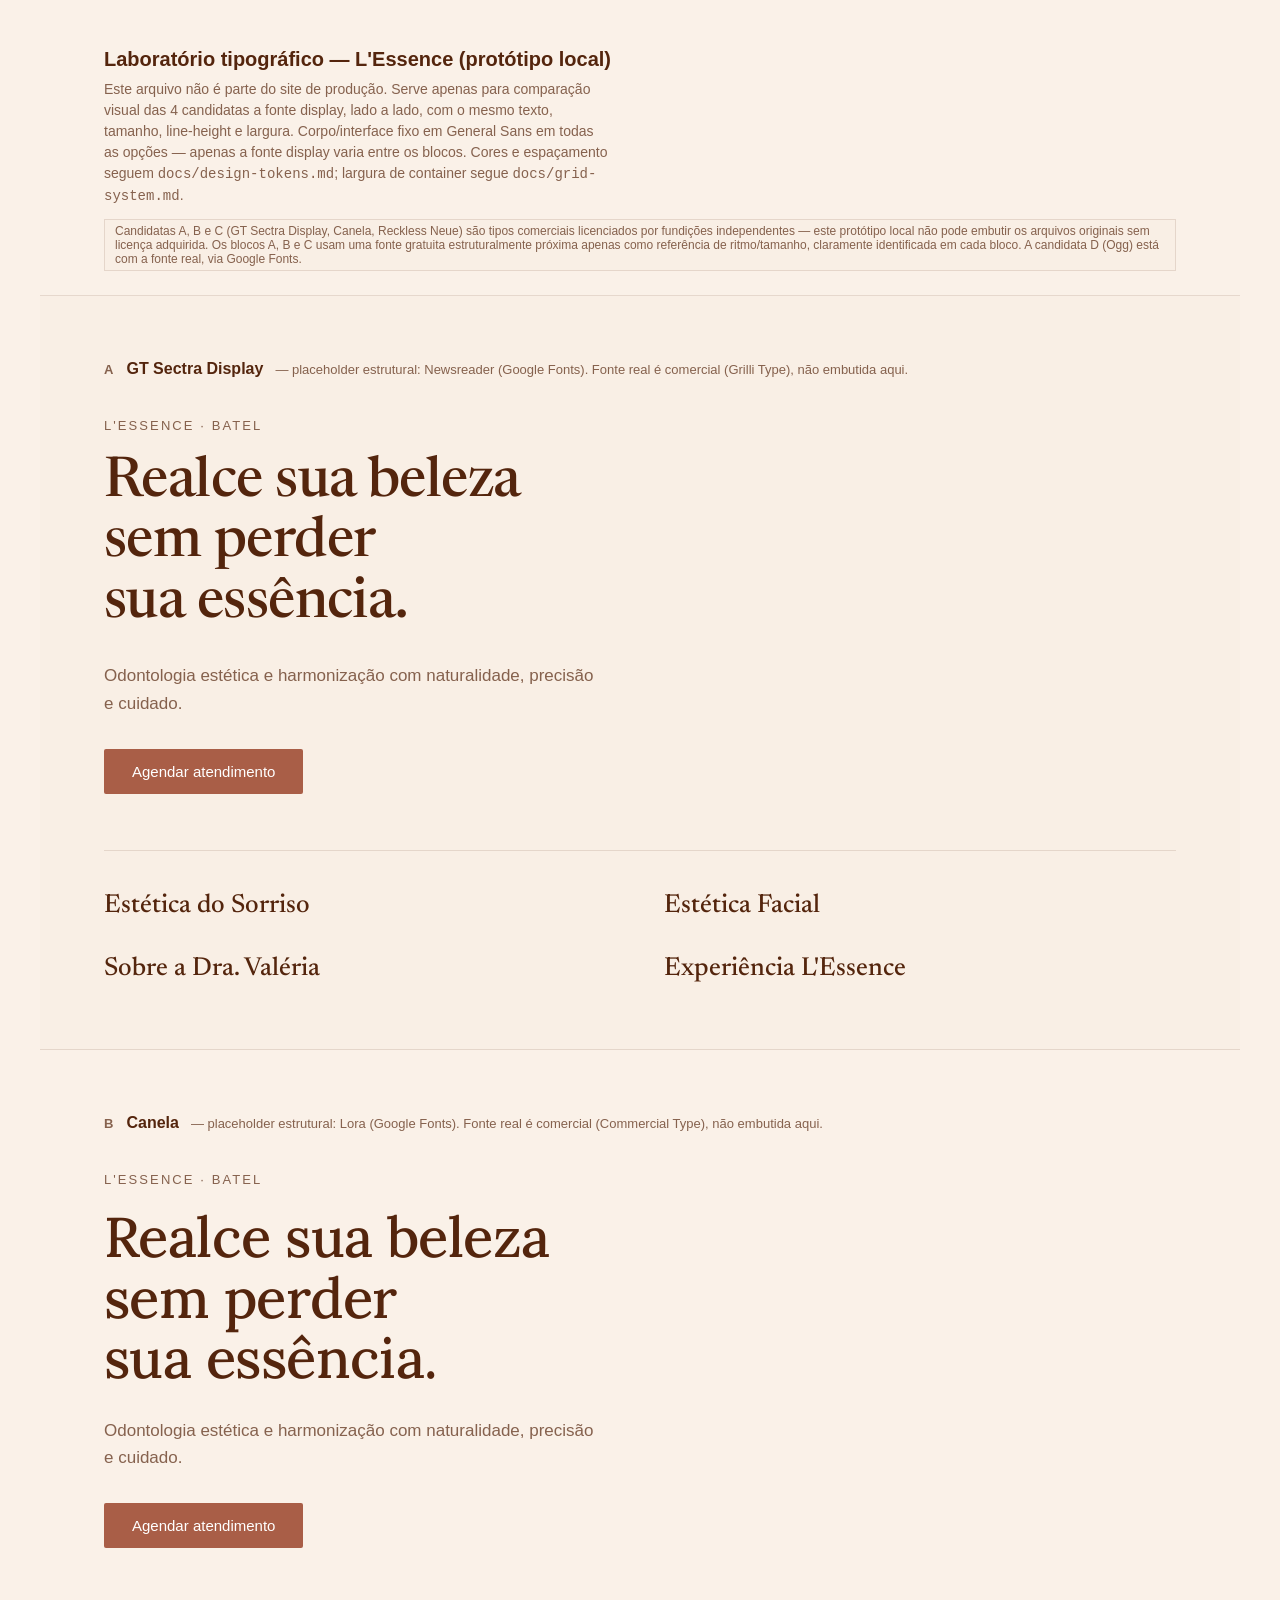
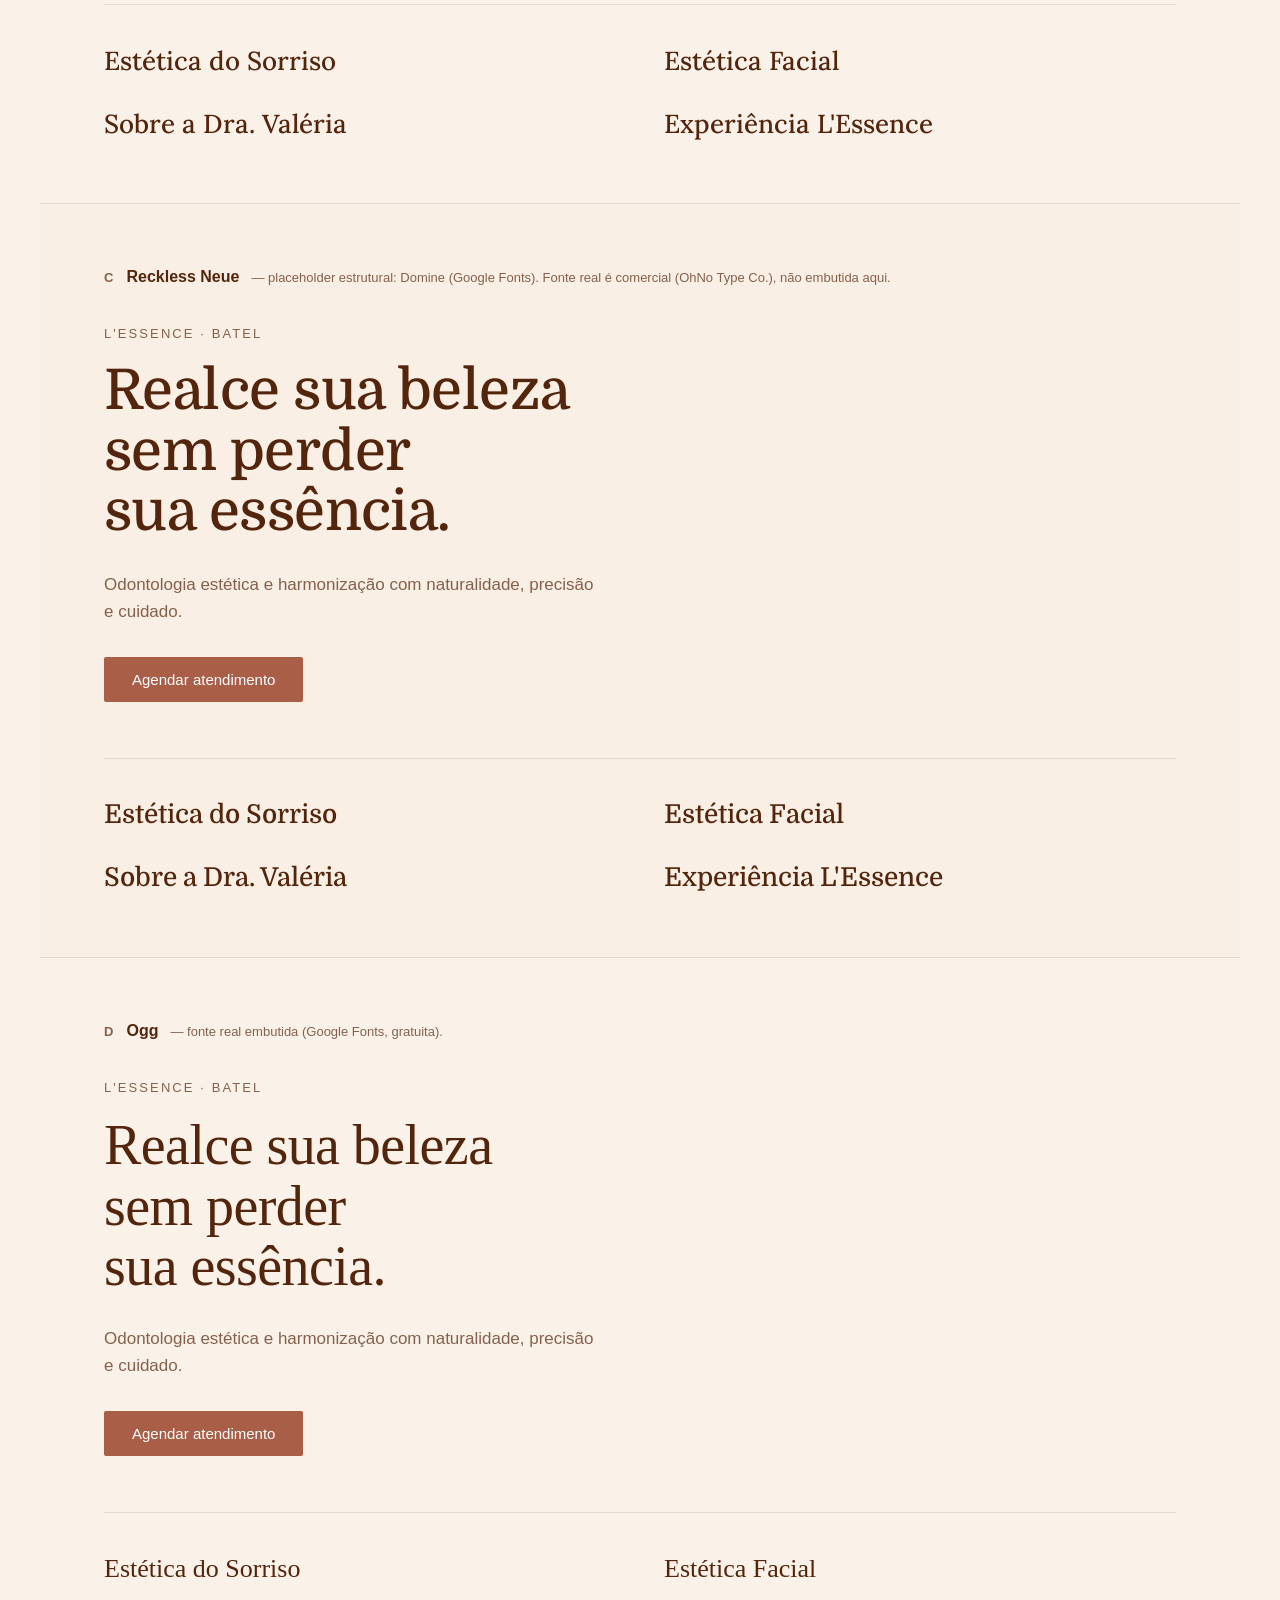
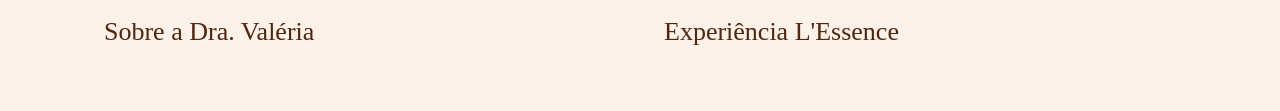
<file: prototype/typography-lab.html>
<!DOCTYPE html>
<html lang="pt-BR">
<head>
<meta charset="UTF-8">
<meta name="viewport" content="width=device-width, initial-scale=1.0">
<title>L'Essence — Laboratório tipográfico (protótipo local, não é o site)</title>

<!-- Fontshare: General Sans (corpo/interface, fixo em todas as opções) -->
<link rel="stylesheet" href="https://api.fontshare.com/v2/css?f[]=general-sans@400,500,600&display=swap">

<!-- Google Fonts: Ogg (candidata D — embed real e gratuito) -->
<link rel="preconnect" href="https://fonts.googleapis.com">
<link rel="preconnect" href="https://fonts.gstatic.com" crossorigin>
<link href="https://fonts.googleapis.com/css2?family=Ogg:wght@400;500&family=Newsreader:opsz,wght@6..72,400;6..72,500&family=Lora:wght@400;500&family=Domine:wght@400;600&display=swap" rel="stylesheet">

<style>
  :root {
    /* === tokens de docs/design-tokens.md === */
    --bg-base: #FAF1E8;
    --bg-base-alt: #F9EFE5;
    --text-primary: #54250D;
    --text-secondary: rgba(84, 37, 13, 0.70);
    --border-hairline: rgba(84, 37, 13, 0.12);
    --cta-primary-bg: #A95E47;
    --cta-primary-hover: #9C553E;
    --cta-primary-text: #FFFFFF;
    --radius-sharp: 0px;
    --radius-soft: 2px;
    --line-hairline: 1px;

    /* === grid de docs/grid-system.md === */
    --container-max: 1200px;
    --margin-lateral: 64px;

    /* === corpo/interface fixo (General Sans) === */
    --font-body: 'General Sans', -apple-system, sans-serif;
  }

  * { box-sizing: border-box; }

  body {
    margin: 0;
    background: var(--bg-base);
    color: var(--text-primary);
    font-family: var(--font-body);
  }

  .lab-header {
    max-width: var(--container-max);
    margin: 0 auto;
    padding: 48px var(--margin-lateral) 24px;
    border-bottom: var(--line-hairline) solid var(--border-hairline);
  }

  .lab-header h1 {
    font-family: var(--font-body);
    font-weight: 600;
    font-size: 20px;
    margin: 0 0 8px;
  }

  .lab-header p {
    font-family: var(--font-body);
    font-weight: 400;
    font-size: 14px;
    color: var(--text-secondary);
    max-width: 65ch;
    margin: 0;
    line-height: 1.5;
  }

  .disclaimer {
    display: inline-block;
    margin-top: 12px;
    padding: 4px 10px;
    background: var(--bg-base-alt);
    border: var(--line-hairline) solid var(--border-hairline);
    border-radius: var(--radius-sharp);
    font-size: 12px;
    color: var(--text-secondary);
  }

  /* ===== bloco de especime (mesma estrutura para as 4 candidatas) ===== */
  .specimen {
    max-width: var(--container-max);
    margin: 0 auto;
    padding: 64px var(--margin-lateral);
    border-bottom: var(--line-hairline) solid var(--border-hairline);
  }

  .specimen:nth-child(even) {
    background: var(--bg-base-alt);
  }

  .specimen__label {
    display: flex;
    align-items: baseline;
    gap: 12px;
    margin-bottom: 40px;
  }

  .specimen__index {
    font-family: var(--font-body);
    font-weight: 600;
    font-size: 13px;
    letter-spacing: 0.08em;
    color: var(--text-secondary);
  }

  .specimen__name {
    font-family: var(--font-body);
    font-weight: 600;
    font-size: 16px;
  }

  .specimen__meta {
    font-family: var(--font-body);
    font-weight: 400;
    font-size: 13px;
    color: var(--text-secondary);
  }

  .specimen__body {
    max-width: 720px;
  }

  .eyebrow {
    font-family: var(--font-body);
    font-weight: 500;
    font-size: 13px;
    letter-spacing: 0.16em;
    text-transform: uppercase;
    color: var(--text-secondary);
    margin: 0 0 20px;
  }

  .headline {
    font-family: var(--font-display, serif);
    font-weight: 500;
    font-size: 56px;
    line-height: 1.08;
    letter-spacing: -0.01em;
    margin: 0 0 28px;
  }

  .subtext {
    font-family: var(--font-body);
    font-weight: 400;
    font-size: 17px;
    line-height: 1.6;
    color: var(--text-secondary);
    max-width: 52ch;
    margin: 0 0 32px;
  }

  .cta-button {
    display: inline-block;
    font-family: var(--font-body);
    font-weight: 500;
    font-size: 15px;
    color: var(--cta-primary-text);
    background: var(--cta-primary-bg);
    border: none;
    border-radius: var(--radius-soft);
    padding: 14px 28px;
    cursor: default;
  }

  .section-samples {
    margin-top: 56px;
    padding-top: 40px;
    border-top: var(--line-hairline) solid var(--border-hairline);
    display: grid;
    grid-template-columns: 1fr 1fr;
    gap: 32px 48px;
  }

  .section-samples h2 {
    font-family: var(--font-display, serif);
    font-weight: 500;
    font-size: 26px;
    line-height: 1.2;
    margin: 0;
  }

  @media (max-width: 768px) {
    .lab-header, .specimen { padding-left: 24px; padding-right: 24px; }
    .headline { font-size: 38px; }
    .section-samples { grid-template-columns: 1fr; gap: 20px; }
  }
</style>
</head>
<body>

  <header class="lab-header">
    <h1>Laboratório tipográfico — L'Essence (protótipo local)</h1>
    <p>Este arquivo não é parte do site de produção. Serve apenas para comparação visual das 4 candidatas a fonte display, lado a lado, com o mesmo texto, tamanho, line-height e largura. Corpo/interface fixo em General Sans em todas as opções — apenas a fonte display varia entre os blocos. Cores e espaçamento seguem <code>docs/design-tokens.md</code>; largura de container segue <code>docs/grid-system.md</code>.</p>
    <span class="disclaimer">Candidatas A, B e C (GT Sectra Display, Canela, Reckless Neue) são tipos comerciais licenciados por fundições independentes — este protótipo local não pode embutir os arquivos originais sem licença adquirida. Os blocos A, B e C usam uma fonte gratuita estruturalmente próxima apenas como referência de ritmo/tamanho, claramente identificada em cada bloco. A candidata D (Ogg) está com a fonte real, via Google Fonts.</span>
  </header>

  <!-- ============ CANDIDATA A — GT Sectra Display ============ -->
  <section class="specimen" style="--font-display: 'Newsreader', serif;">
    <div class="specimen__label">
      <span class="specimen__index">A</span>
      <span class="specimen__name">GT Sectra Display</span>
      <span class="specimen__meta">— placeholder estrutural: Newsreader (Google Fonts). Fonte real é comercial (Grilli Type), não embutida aqui.</span>
    </div>
    <div class="specimen__body">
      <p class="eyebrow">L'ESSENCE · BATEL</p>
      <h2 class="headline">Realce sua beleza<br>sem perder<br>sua essência.</h2>
      <p class="subtext">Odontologia estética e harmonização com naturalidade, precisão e cuidado.</p>
      <span class="cta-button">Agendar atendimento</span>
    </div>
    <div class="section-samples">
      <h2>Estética do Sorriso</h2>
      <h2>Estética Facial</h2>
      <h2>Sobre a Dra. Valéria</h2>
      <h2>Experiência L'Essence</h2>
    </div>
  </section>

  <!-- ============ CANDIDATA B — Canela ============ -->
  <section class="specimen" style="--font-display: 'Lora', serif;">
    <div class="specimen__label">
      <span class="specimen__index">B</span>
      <span class="specimen__name">Canela</span>
      <span class="specimen__meta">— placeholder estrutural: Lora (Google Fonts). Fonte real é comercial (Commercial Type), não embutida aqui.</span>
    </div>
    <div class="specimen__body">
      <p class="eyebrow">L'ESSENCE · BATEL</p>
      <h2 class="headline">Realce sua beleza<br>sem perder<br>sua essência.</h2>
      <p class="subtext">Odontologia estética e harmonização com naturalidade, precisão e cuidado.</p>
      <span class="cta-button">Agendar atendimento</span>
    </div>
    <div class="section-samples">
      <h2>Estética do Sorriso</h2>
      <h2>Estética Facial</h2>
      <h2>Sobre a Dra. Valéria</h2>
      <h2>Experiência L'Essence</h2>
    </div>
  </section>

  <!-- ============ CANDIDATA C — Reckless Neue ============ -->
  <section class="specimen" style="--font-display: 'Domine', serif;">
    <div class="specimen__label">
      <span class="specimen__index">C</span>
      <span class="specimen__name">Reckless Neue</span>
      <span class="specimen__meta">— placeholder estrutural: Domine (Google Fonts). Fonte real é comercial (OhNo Type Co.), não embutida aqui.</span>
    </div>
    <div class="specimen__body">
      <p class="eyebrow">L'ESSENCE · BATEL</p>
      <h2 class="headline">Realce sua beleza<br>sem perder<br>sua essência.</h2>
      <p class="subtext">Odontologia estética e harmonização com naturalidade, precisão e cuidado.</p>
      <span class="cta-button">Agendar atendimento</span>
    </div>
    <div class="section-samples">
      <h2>Estética do Sorriso</h2>
      <h2>Estética Facial</h2>
      <h2>Sobre a Dra. Valéria</h2>
      <h2>Experiência L'Essence</h2>
    </div>
  </section>

  <!-- ============ CANDIDATA D — Ogg ============ -->
  <section class="specimen" style="--font-display: 'Ogg', serif;">
    <div class="specimen__label">
      <span class="specimen__index">D</span>
      <span class="specimen__name">Ogg</span>
      <span class="specimen__meta">— fonte real embutida (Google Fonts, gratuita).</span>
    </div>
    <div class="specimen__body">
      <p class="eyebrow">L'ESSENCE · BATEL</p>
      <h2 class="headline">Realce sua beleza<br>sem perder<br>sua essência.</h2>
      <p class="subtext">Odontologia estética e harmonização com naturalidade, precisão e cuidado.</p>
      <span class="cta-button">Agendar atendimento</span>
    </div>
    <div class="section-samples">
      <h2>Estética do Sorriso</h2>
      <h2>Estética Facial</h2>
      <h2>Sobre a Dra. Valéria</h2>
      <h2>Experiência L'Essence</h2>
    </div>
  </section>

</body>
</html>
</file>
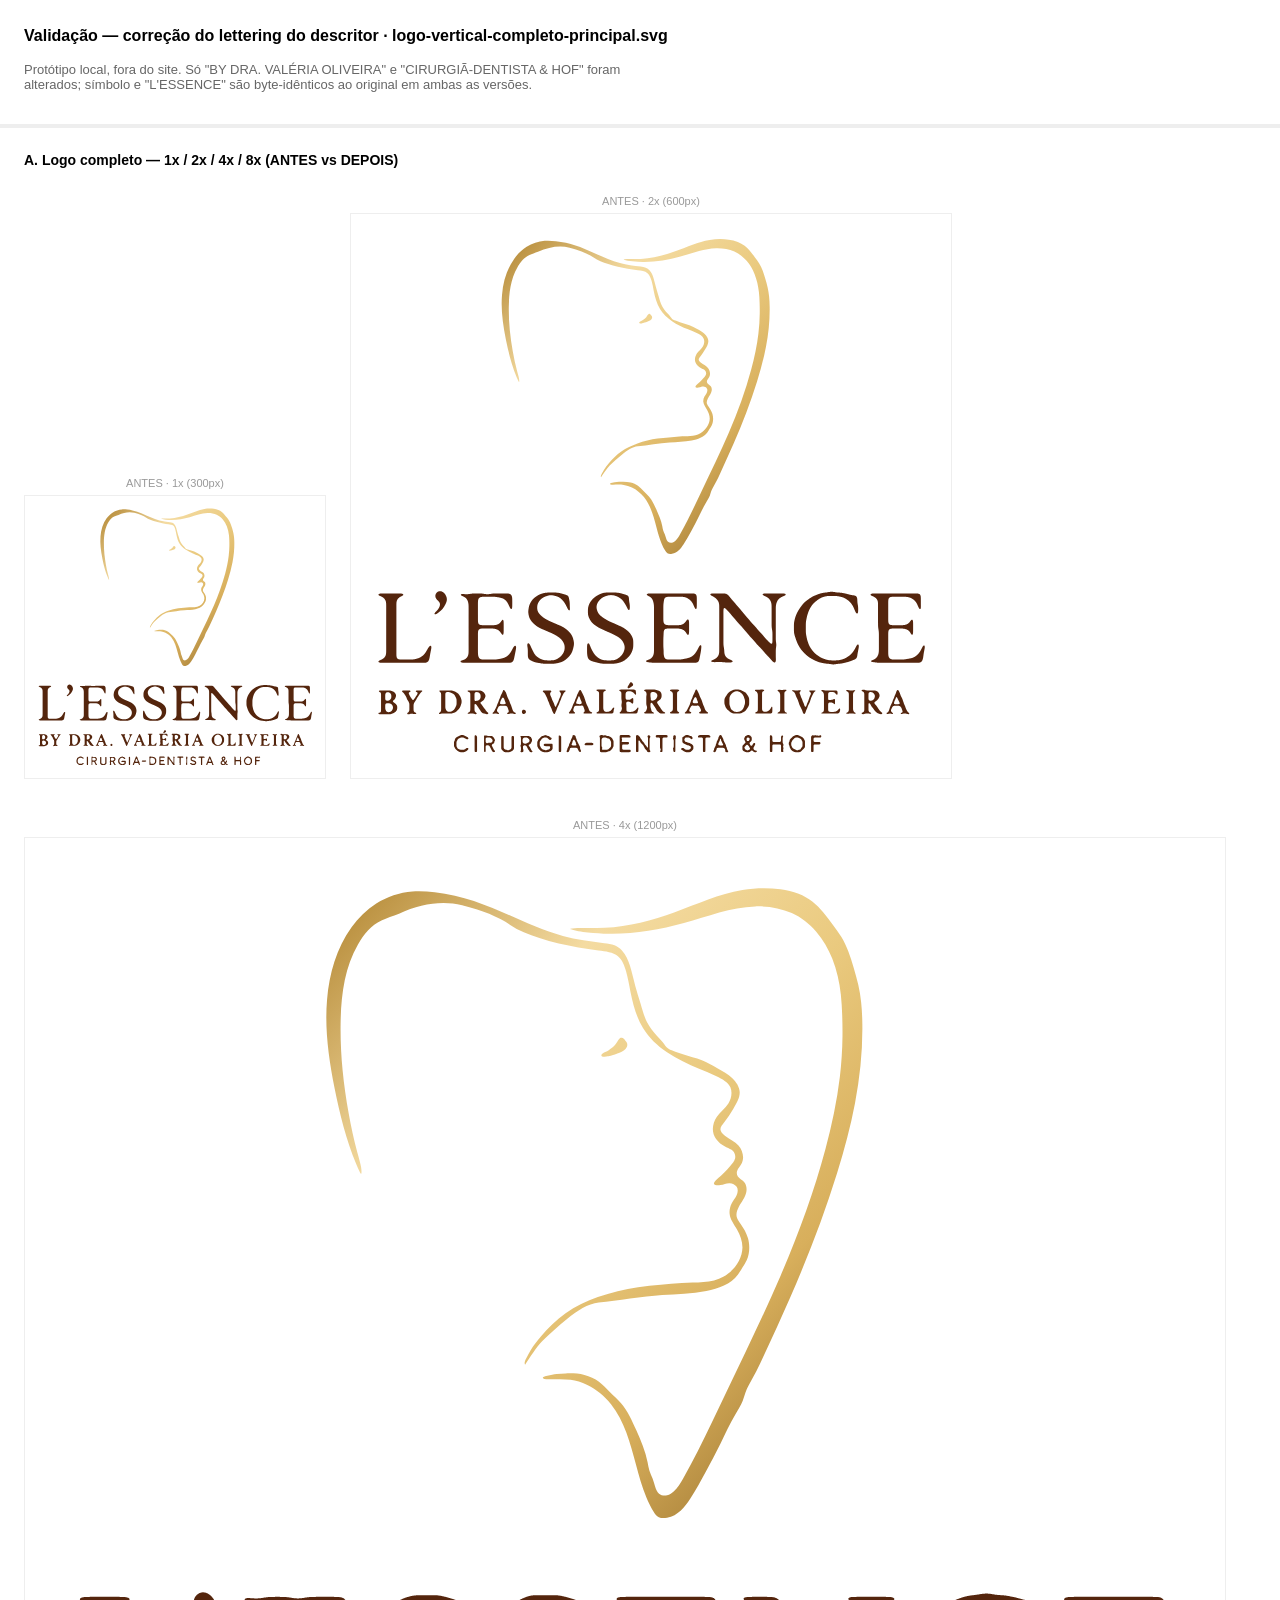
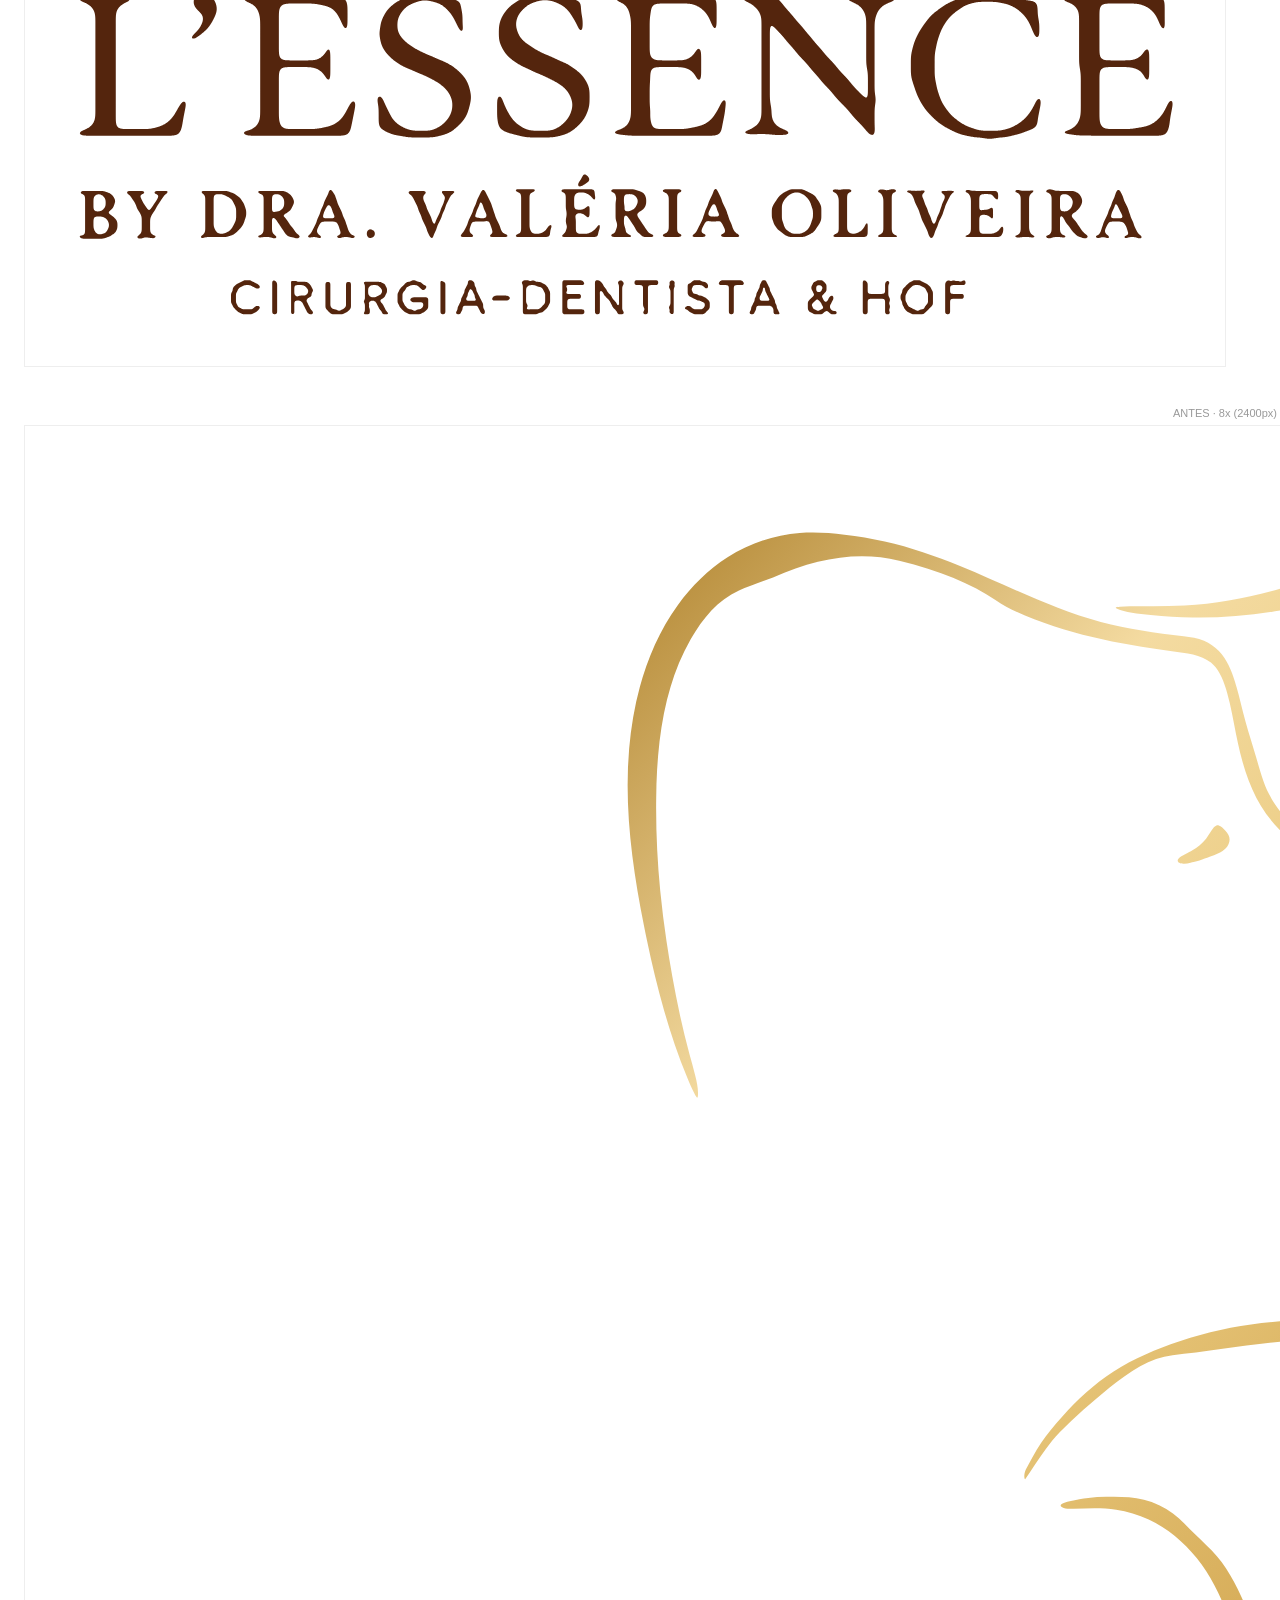
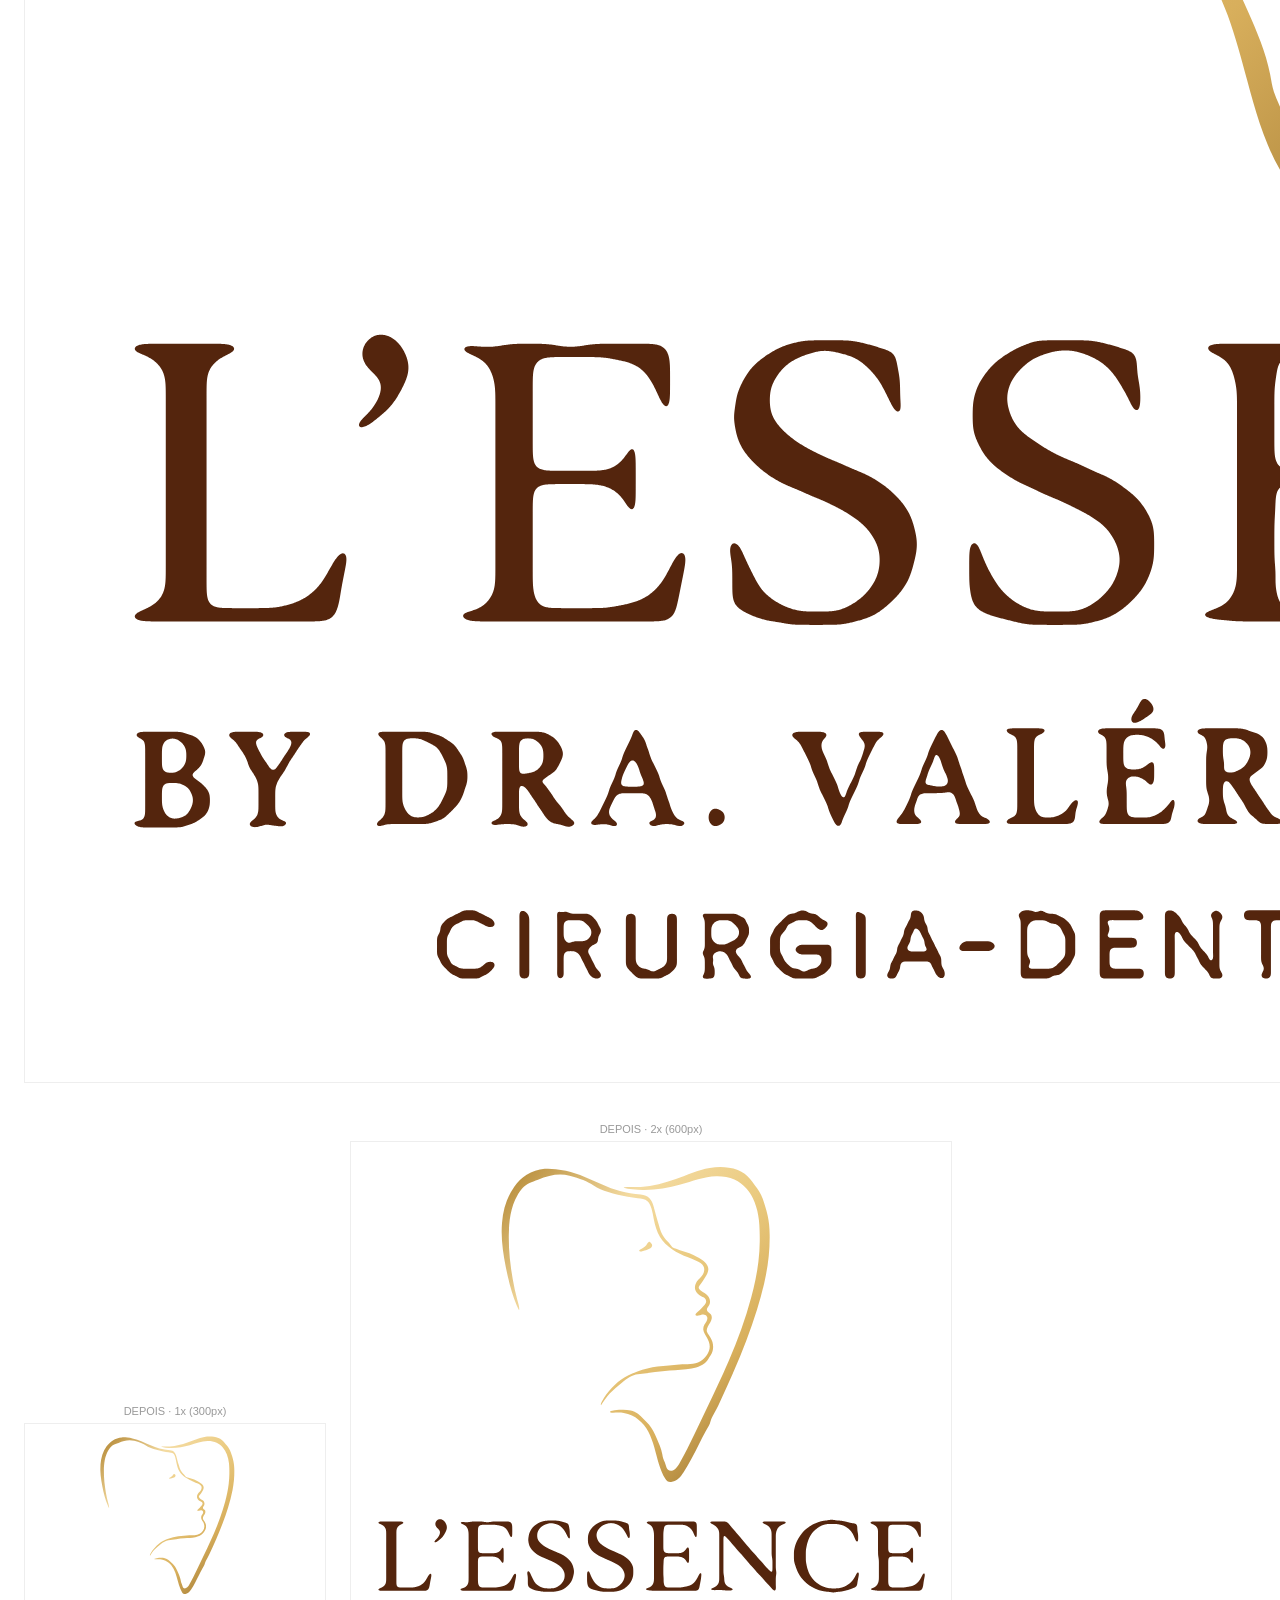
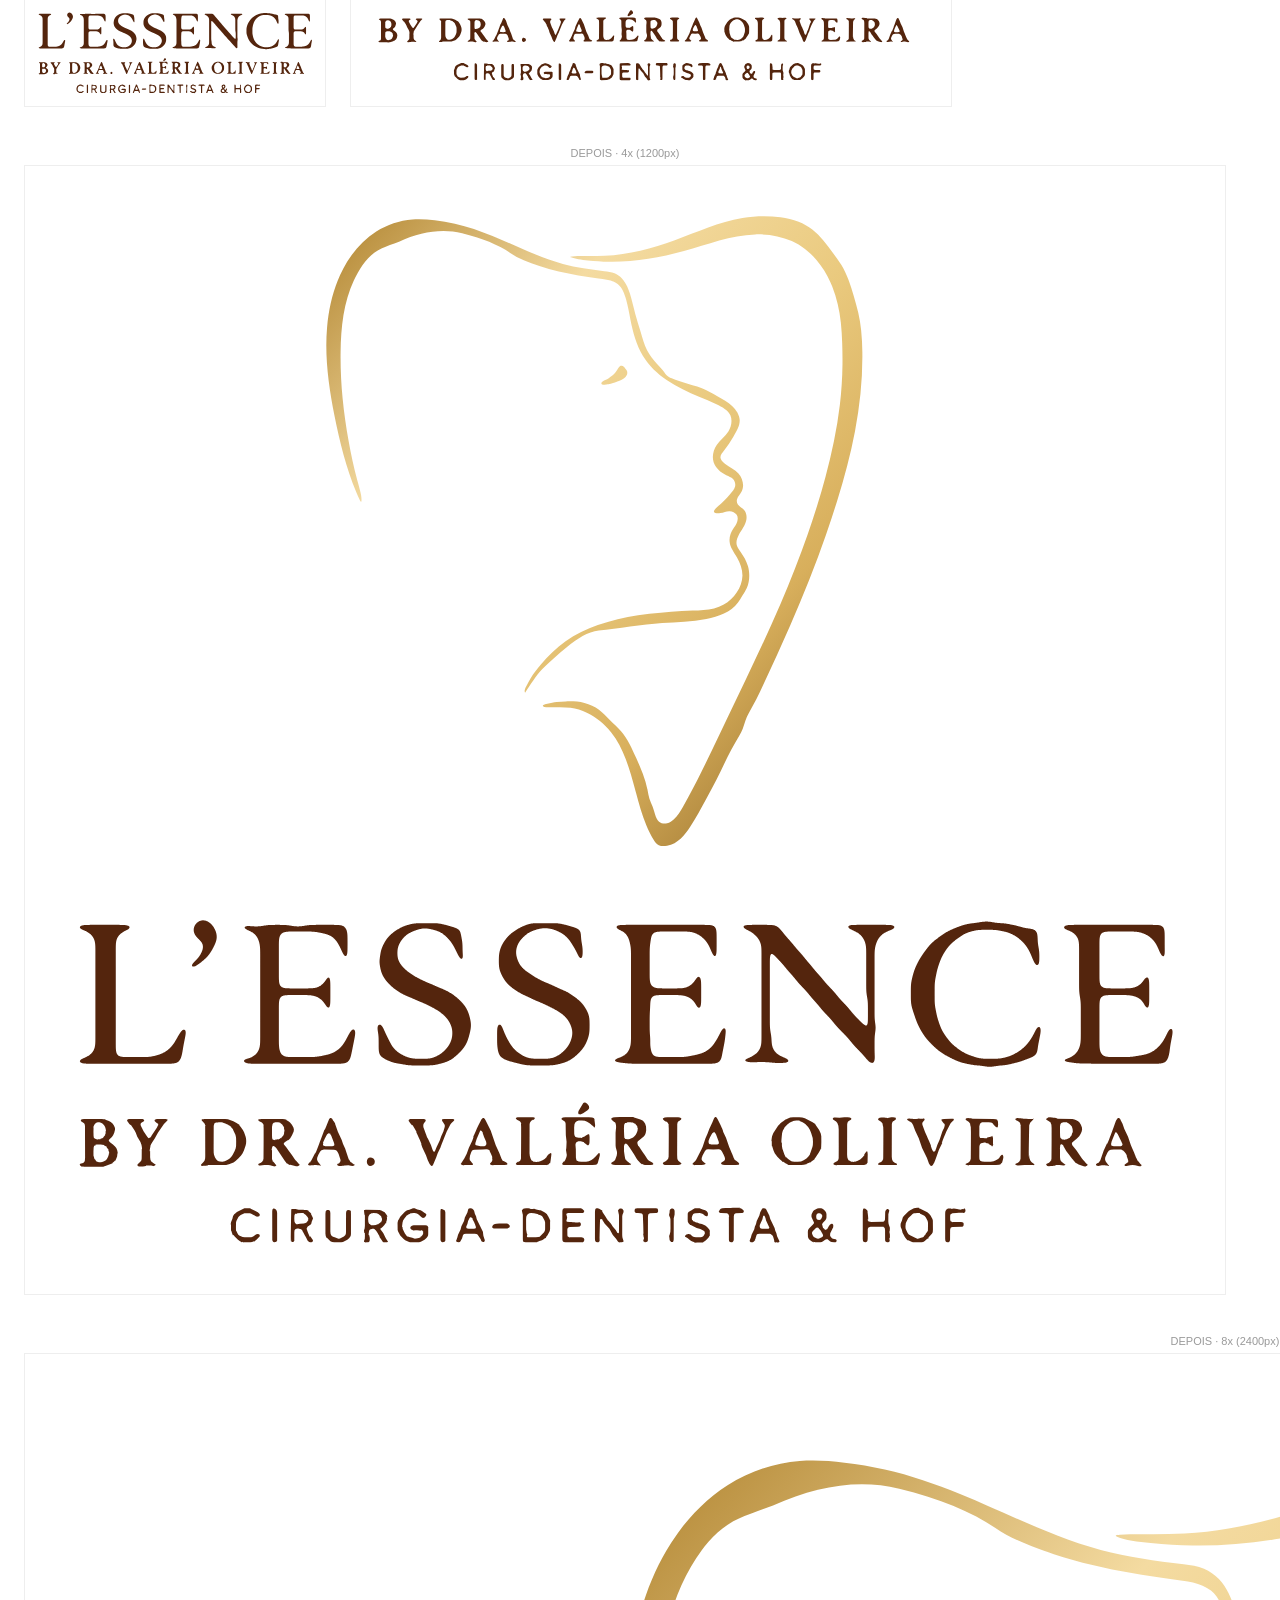
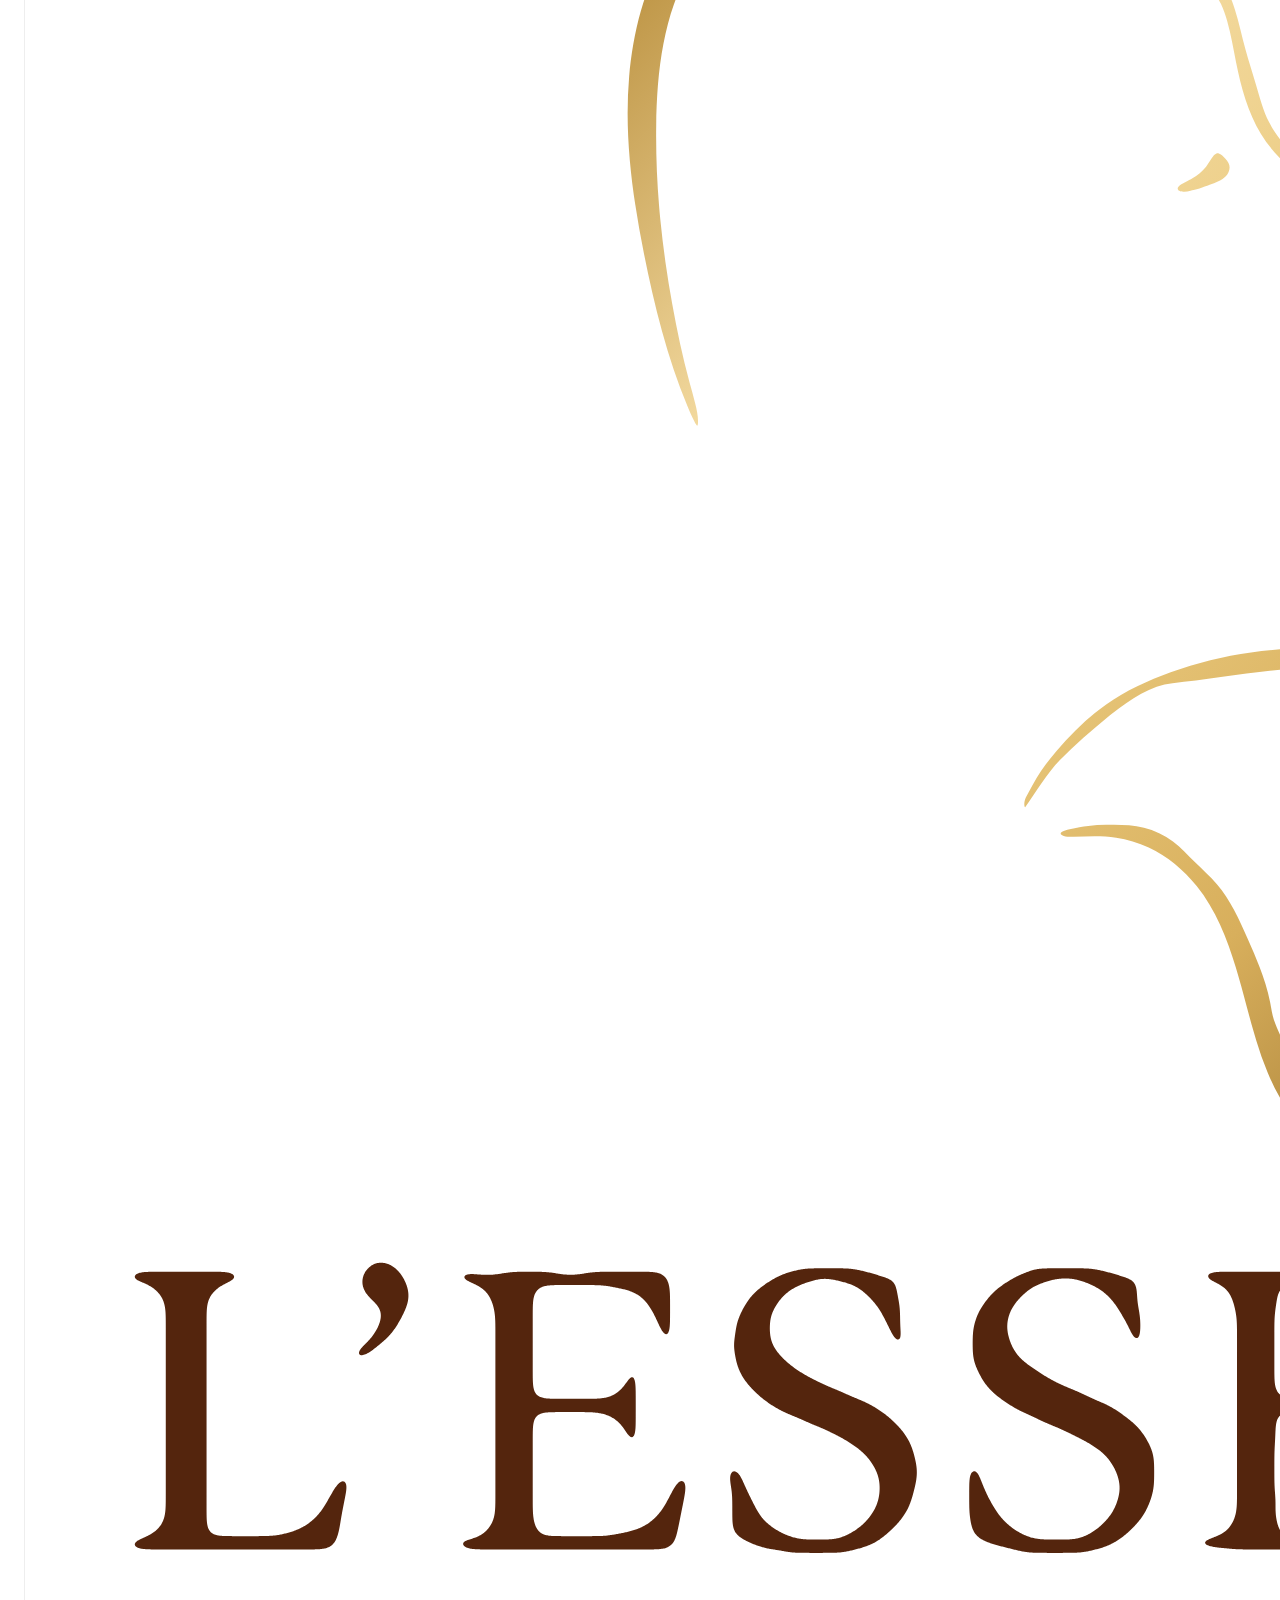
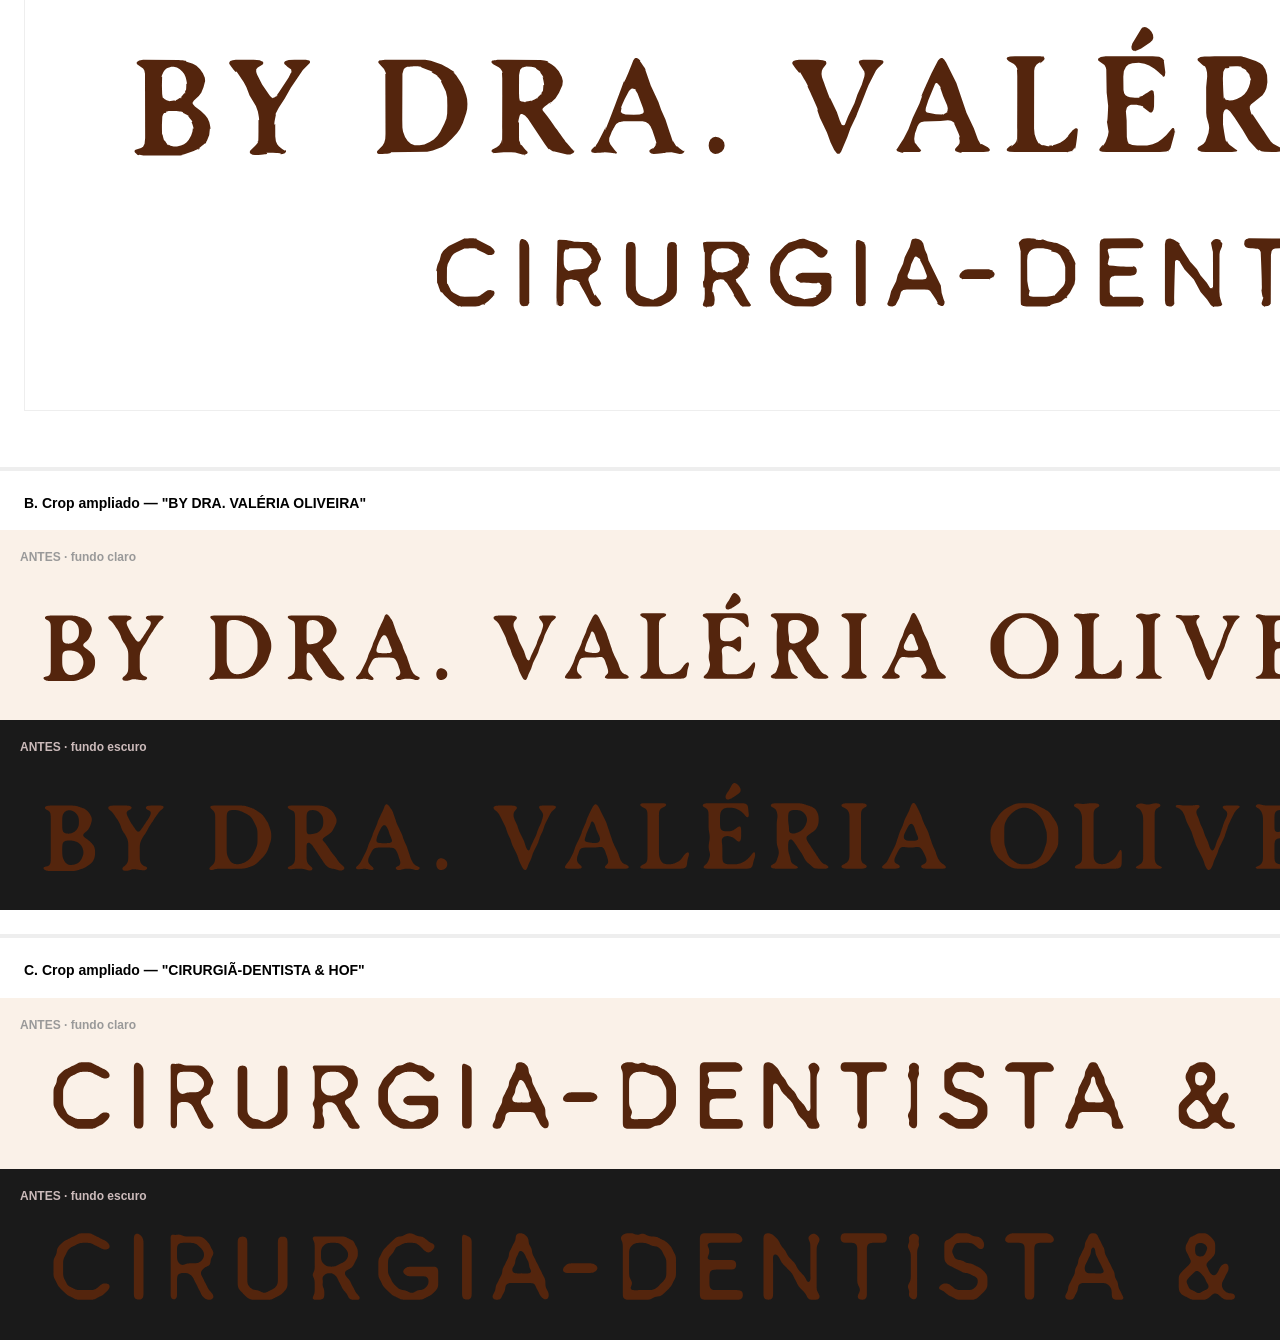
<file: prototype/logo-lettering-fix/comparison.html>
<!doctype html>
<html lang="pt-BR">
<head>
<meta charset="UTF-8">
<title>Validação — correção do lettering do descritor (protótipo, não é o site)</title>
<style>
  body { margin: 0; font-family: -apple-system, sans-serif; background: #fff; }
  h1 { font-size: 16px; padding: 16px 24px 4px; }
  h2.section { font-size: 14px; padding: 24px 24px 8px; border-top: 4px solid #eee; margin-top: 24px; }
  p.note { font-size: 13px; color: #666; padding: 0 24px 8px; max-width: 90ch; }

  .zoomrow { display: flex; gap: 24px; padding: 8px 24px 32px; overflow-x: auto; align-items: flex-end; }
  .zoomcell { text-align: center; flex-shrink: 0; }
  .zoomcell span { display: block; font-size: 11px; color: #999; margin-bottom: 6px; }
  .zoomcell img { display: block; border: 1px solid #eee; }

  .cropwrap { display: flex; }
  .croppanel { padding: 20px; }
  .croppanel.light { background: #FAF1E8; }
  .croppanel.dark { background: #1a1a1a; } /* neutro so para teste de contraste visual neste protótipo; a cor de marca sobre fundo escuro usa a variante branca do asset, fora de escopo aqui */
  .croppanel h3 { font-size: 12px; color: #999; margin: 0 0 10px; }
  .croppanel.dark h3 { color: #cbb; }
  object.crop { display: block; border: none; }
</style>
</head>
<body>

<h1>Validação — correção do lettering do descritor · logo-vertical-completo-principal.svg</h1>
<p class="note">Protótipo local, fora do site. Só "BY DRA. VALÉRIA OLIVEIRA" e "CIRURGIÃ-DENTISTA &amp; HOF" foram alterados; símbolo e "L'ESSENCE" são byte-idênticos ao original em ambas as versões.</p>

<h2 class="section">A. Logo completo — 1x / 2x / 4x / 8x (ANTES vs DEPOIS)</h2>
<div class="zoomrow" id="row-antes">
  <div class="zoomcell"><span>ANTES · 1x (300px)</span><img src="logo-vertical-completo-principal.ORIGINAL.svg" width="300"></div>
  <div class="zoomcell"><span>ANTES · 2x (600px)</span><img src="logo-vertical-completo-principal.ORIGINAL.svg" width="600"></div>
</div>
<div class="zoomrow" id="row-antes2">
  <div class="zoomcell"><span>ANTES · 4x (1200px)</span><img src="logo-vertical-completo-principal.ORIGINAL.svg" width="1200"></div>
</div>
<div class="zoomrow" id="row-antes3">
  <div class="zoomcell"><span>ANTES · 8x (2400px)</span><img src="logo-vertical-completo-principal.ORIGINAL.svg" width="2400"></div>
</div>

<div class="zoomrow" id="row-depois">
  <div class="zoomcell"><span>DEPOIS · 1x (300px)</span><img src="logo-vertical-completo-principal.CORRECTED.svg" width="300"></div>
  <div class="zoomcell"><span>DEPOIS · 2x (600px)</span><img src="logo-vertical-completo-principal.CORRECTED.svg" width="600"></div>
</div>
<div class="zoomrow" id="row-depois2">
  <div class="zoomcell"><span>DEPOIS · 4x (1200px)</span><img src="logo-vertical-completo-principal.CORRECTED.svg" width="1200"></div>
</div>
<div class="zoomrow" id="row-depois3">
  <div class="zoomcell"><span>DEPOIS · 8x (2400px)</span><img src="logo-vertical-completo-principal.CORRECTED.svg" width="2400"></div>
</div>

<h2 class="section">B. Crop ampliado — "BY DRA. VALÉRIA OLIVEIRA"</h2>
<div class="cropwrap">
  <div class="croppanel light"><h3>ANTES · fundo claro</h3><object class="crop" data="logo-vertical-completo-principal.ORIGINAL.svg" type="image/svg+xml" id="crop-line1-before-light" width="1500" height="126"></object></div>
  <div class="croppanel light"><h3>DEPOIS · fundo claro</h3><object class="crop" data="logo-vertical-completo-principal.CORRECTED.svg" type="image/svg+xml" id="crop-line1-after-light" width="1500" height="126"></object></div>
</div>
<div class="cropwrap">
  <div class="croppanel dark"><h3>ANTES · fundo escuro</h3><object class="crop" data="logo-vertical-completo-principal.ORIGINAL.svg" type="image/svg+xml" id="crop-line1-before-dark" width="1500" height="126"></object></div>
  <div class="croppanel dark"><h3>DEPOIS · fundo escuro</h3><object class="crop" data="logo-vertical-completo-principal.CORRECTED.svg" type="image/svg+xml" id="crop-line1-after-dark" width="1500" height="126"></object></div>
</div>

<h2 class="section">C. Crop ampliado — "CIRURGIÃ-DENTISTA &amp; HOF"</h2>
<div class="cropwrap">
  <div class="croppanel light"><h3>ANTES · fundo claro</h3><object class="crop" data="logo-vertical-completo-principal.ORIGINAL.svg" type="image/svg+xml" id="crop-line2-before-light" width="1500" height="107"></object></div>
  <div class="croppanel light"><h3>DEPOIS · fundo claro</h3><object class="crop" data="logo-vertical-completo-principal.CORRECTED.svg" type="image/svg+xml" id="crop-line2-after-light" width="1500" height="107"></object></div>
</div>
<div class="cropwrap">
  <div class="croppanel dark"><h3>ANTES · fundo escuro</h3><object class="crop" data="logo-vertical-completo-principal.ORIGINAL.svg" type="image/svg+xml" id="crop-line2-before-dark" width="1500" height="107"></object></div>
  <div class="croppanel dark"><h3>DEPOIS · fundo escuro</h3><object class="crop" data="logo-vertical-completo-principal.CORRECTED.svg" type="image/svg+xml" id="crop-line2-after-dark" width="1500" height="107"></object></div>
</div>

<script>
  // viewBox de crop calculado a partir do bbox real de cada path (coords finais, sem transform aplicado a estes paths)
  var LINE1_VB = "322.9 621.4 638.5 53.45";   // BY DRA. VALÉRIA OLIVEIRA
  var LINE2_VB = "411 685 447.9 31.9";        // CIRURGIÃ-DENTISTA & HOF

  function applyViewBox(objId, viewBox) {
    var obj = document.getElementById(objId);
    obj.addEventListener('load', function () {
      var svg = obj.contentDocument.querySelector('svg');
      if (svg) svg.setAttribute('viewBox', viewBox);
    });
  }

  ['crop-line1-before-light', 'crop-line1-after-light', 'crop-line1-before-dark', 'crop-line1-after-dark']
    .forEach(function (id) { applyViewBox(id, LINE1_VB); });

  ['crop-line2-before-light', 'crop-line2-after-light', 'crop-line2-before-dark', 'crop-line2-after-dark']
    .forEach(function (id) { applyViewBox(id, LINE2_VB); });
</script>

</body>
</html>
</file>
